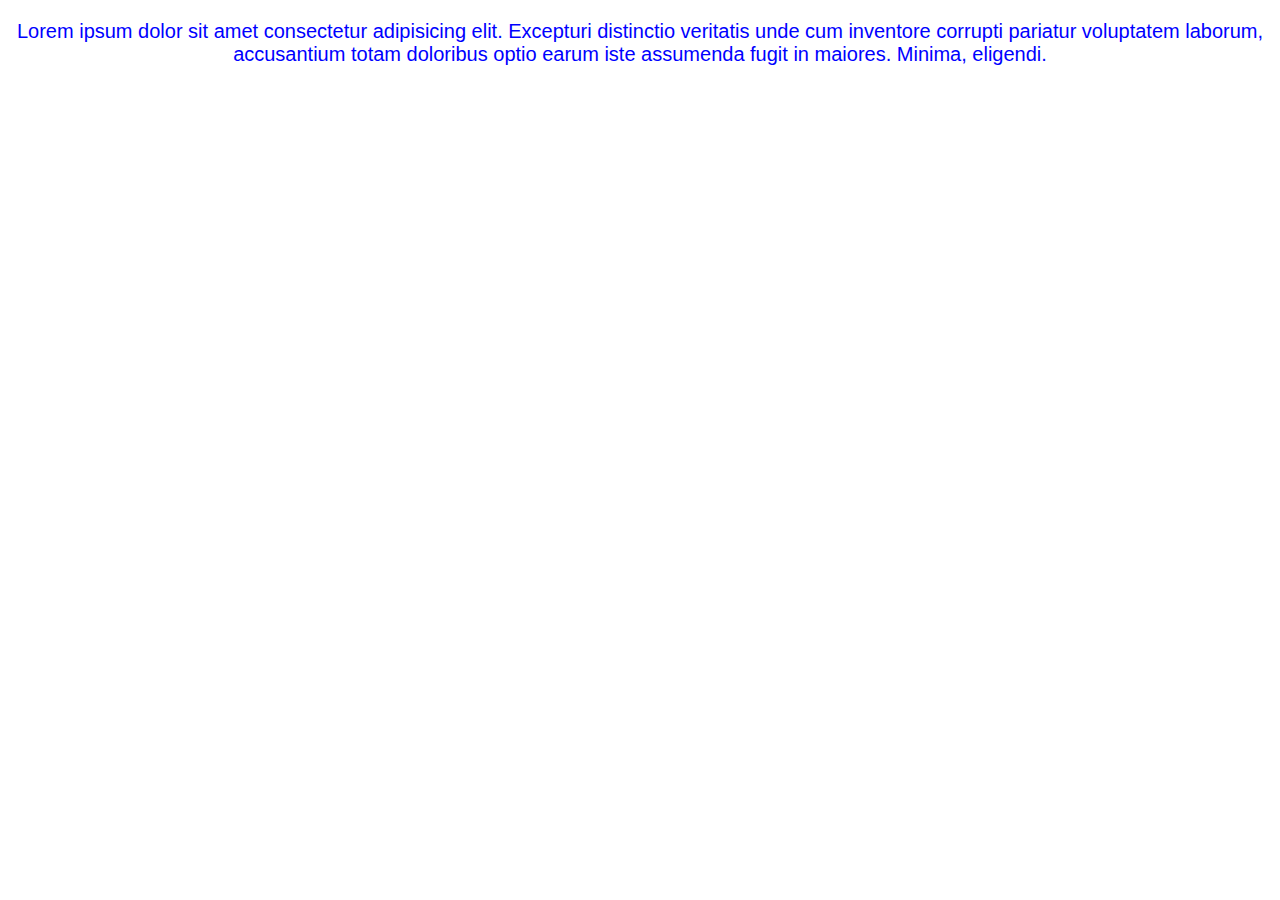
<file: homework-unicode/ex01.html>
<!DOCTYPE html>
<html lang="en">
  <head>
    <meta charset="UTF-8" />
    <meta name="viewport" content="width=device-width, initial-scale=1.0" />
    <title>Document</title>
    <link rel="stylesheet" href="css/ex01.css" />
  </head>
  <body>
    <p class="content">
      Lorem ipsum dolor sit amet consectetur adipisicing elit. Excepturi
      distinctio veritatis unde cum inventore corrupti pariatur voluptatem
      laborum, accusantium totam doloribus optio earum iste assumenda fugit in
      maiores. Minima, eligendi.
    </p>
  </body>
</html>
</file>
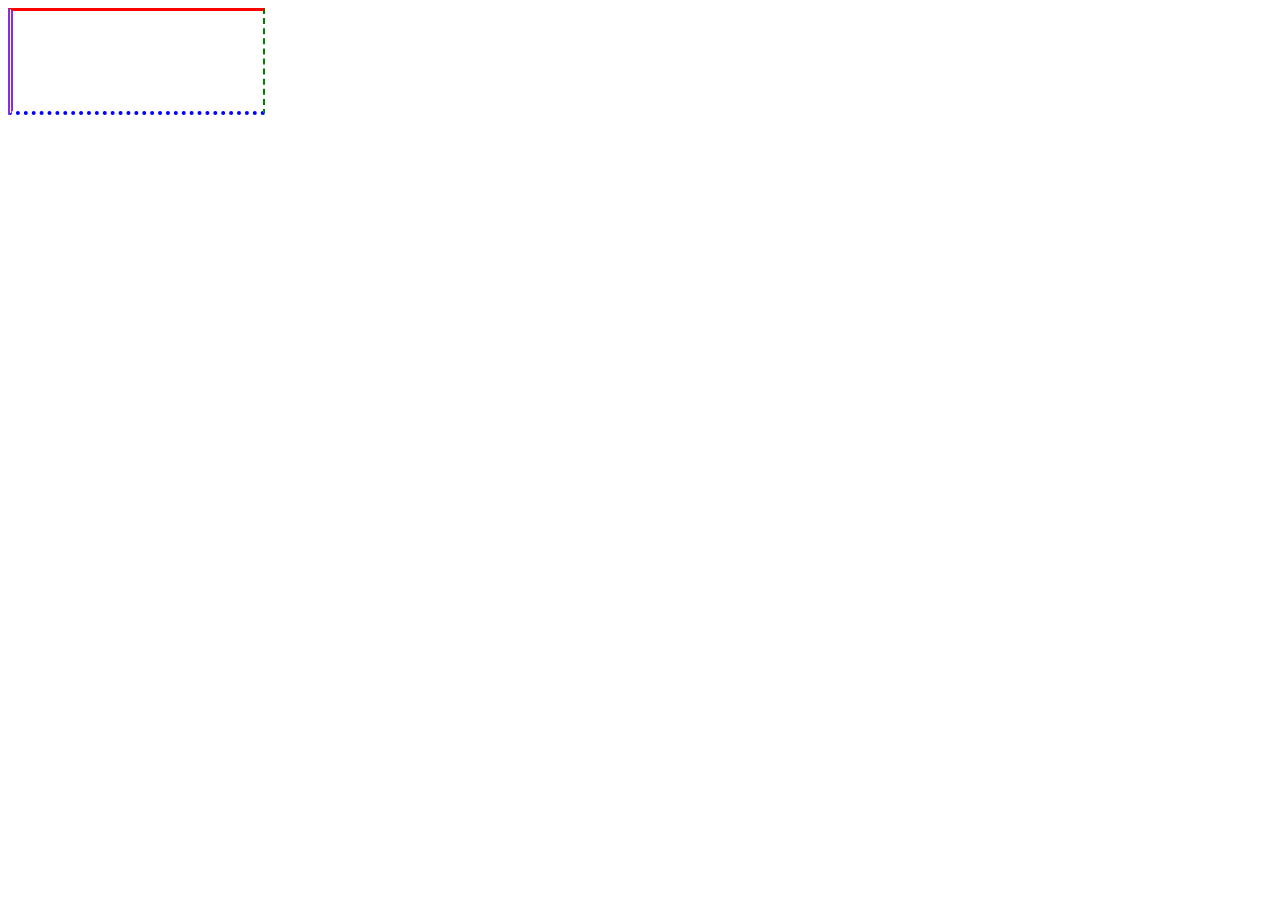
<file: homework-unicode/ex03.html>
<!DOCTYPE html>
<html lang="en">
<head>
    <meta charset="UTF-8">
    <meta name="viewport" content="width=device-width, initial-scale=1.0">
    <title>Document</title>
    <link rel="stylesheet" href="css/ex03.css">
</head>
<body>
    


<div class="box">



    
</div>



</body>
</html>
</file>
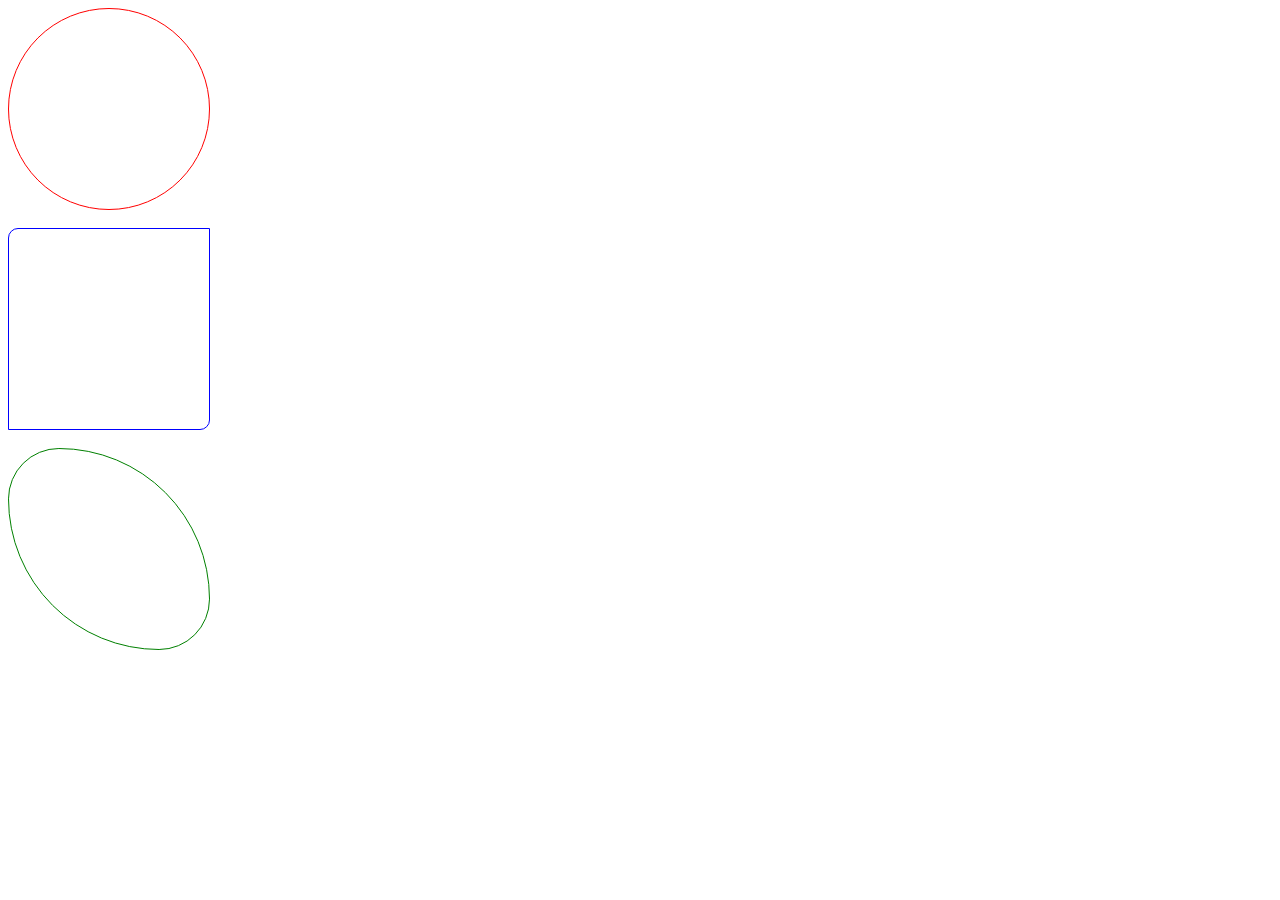
<file: homework-unicode/ex04.html>
<!DOCTYPE html>
<html lang="en">
  <head>
    <meta charset="UTF-8" />
    <meta name="viewport" content="width=device-width, initial-scale=1.0" />
    <title>Document</title>
    <link rel="stylesheet" href="css/ex04.css" />
  </head>
  <body>
    <div class="box box1"></div>

    <br />

    <div class="box box2"></div>

    <br />

    <div class="box box3"></div>
  </body>
</html>
</file>
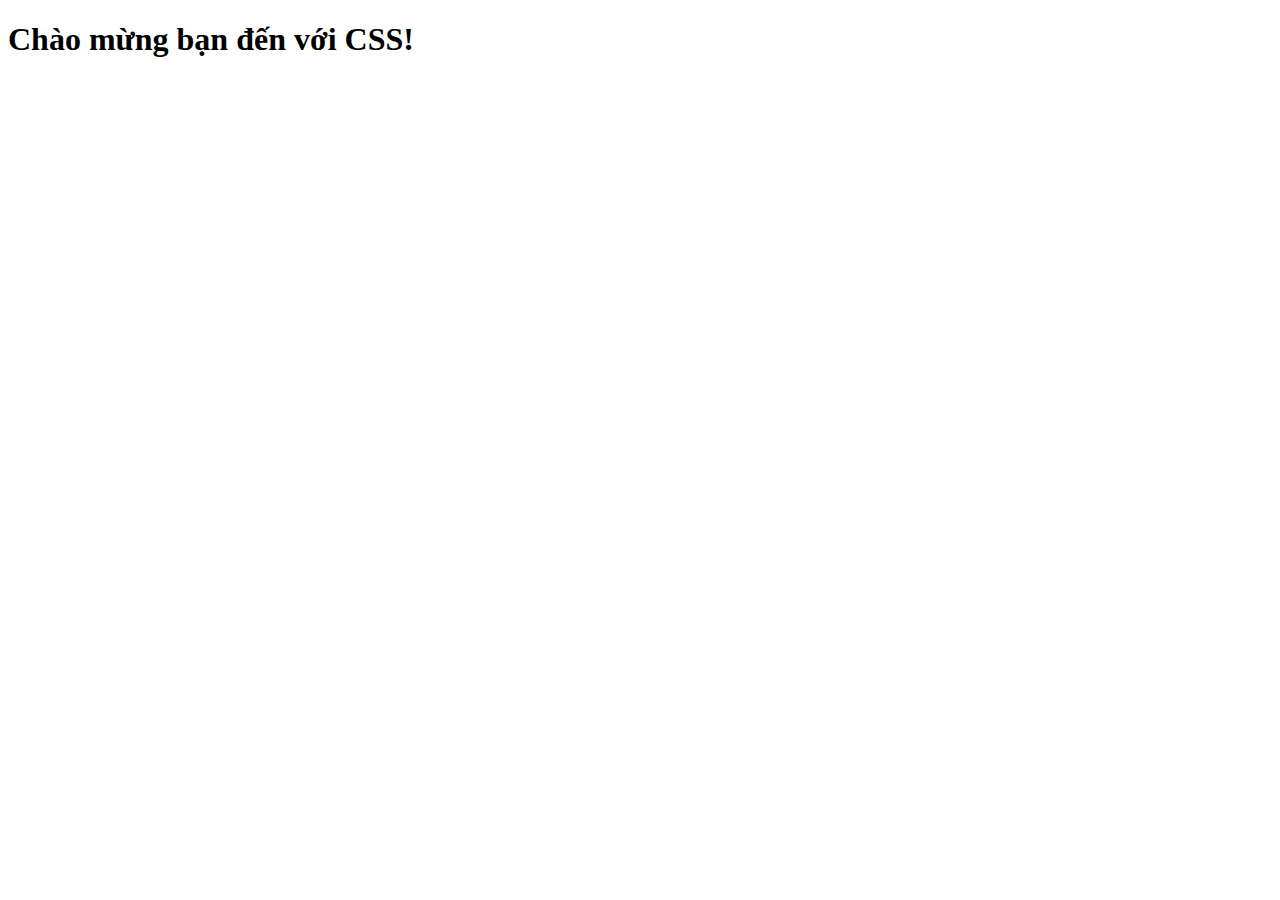
<file: homework-unicode/ex05.html>
<!DOCTYPE html>
<html lang="en">
  <head>
    <meta charset="UTF-8" />
    <meta name="viewport" content="width=device-width, initial-scale=1.0" />
    <title>Document</title>
    <link rel="stylesheet" href="css/ex05.css" />
  </head>
  <body>
    <h1>Chào mừng bạn đến với CSS!</h1>
  </body>
</html>
</file>
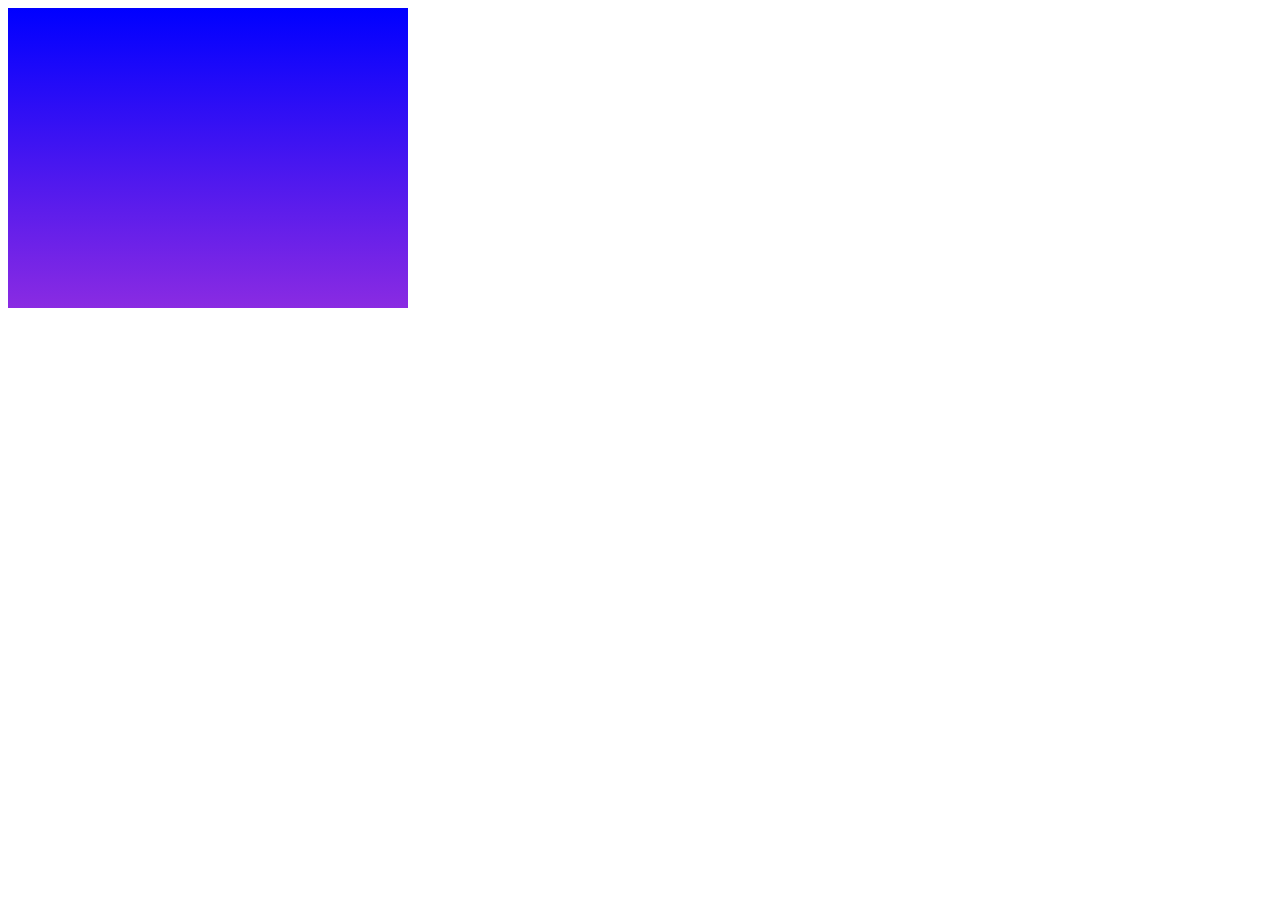
<file: homework-unicode/ex06.html>
<!DOCTYPE html>
<html lang="en">
  <head>
    <meta charset="UTF-8" />
    <meta name="viewport" content="width=device-width, initial-scale=1.0" />
    <title>Document</title>
    <link rel="stylesheet" href="css/ex06.css" />
  </head>
  <body>
    <div class="box"></div>
  </body>
</html>
</file>
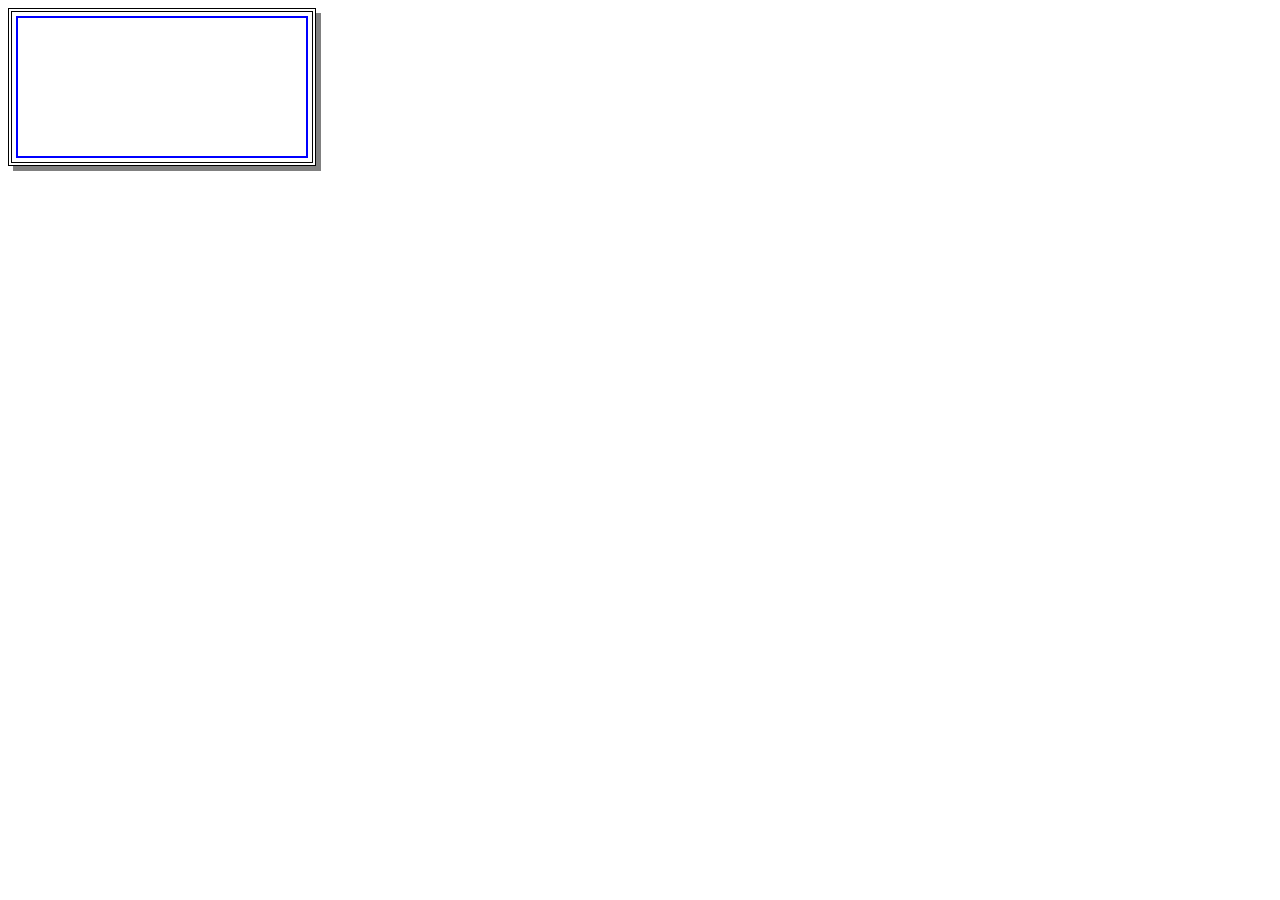
<file: homework-unicode/ex07.html>
<!DOCTYPE html>
<html lang="en">
  <head>
    <meta charset="UTF-8" />
    <meta name="viewport" content="width=device-width, initial-scale=1.0" />
    <title>Document</title>
    <link rel="stylesheet" href="css/ex07.css">
  </head>
  <body>
    <div class="box"></div>
  </body>
</html>
</file>
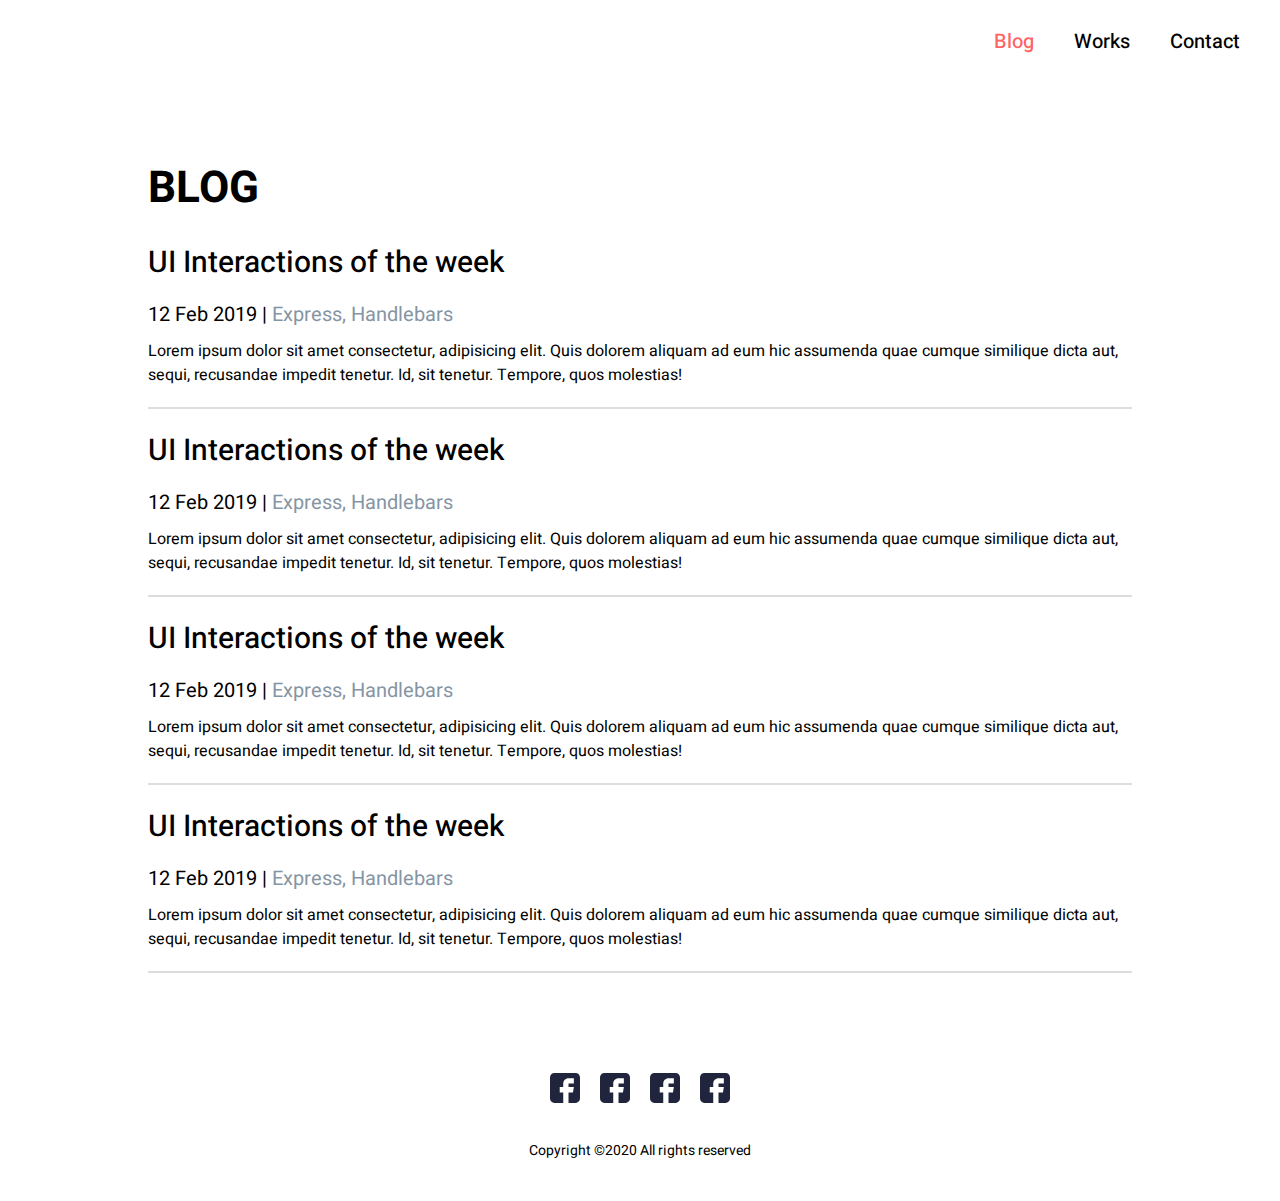
<file: portfolio-unicode/blog.html>
<!DOCTYPE html>
<html lang="en">
  <head>
    <meta charset="UTF-8" />
    <meta name="viewport" content="width=device-width, initial-scale=1.0" />
    <title>Document</title>
    <link rel="stylesheet" href="css/styles.css" />
  </head>
  <body>
    
    <div class="header-nav">
      <div class="nav-item nav-item-active">
        <a href="">Blog</a>
      </div>
      <div class="nav-item">
        <a href="">Works</a>
      </div>
      <div class="nav-item">
        <a href="">Contact</a>
      </div>
    </div>

    <div class="container-blog">
      <div class="blog-title">BLOG</div>
      <div class="post-blog">
        <div class="title-post">UI Interactions of the week</div>
        <div class="tag-blog">
          <span>12 Feb 2019</span>
          |
          <span>Express, Handlebars</span>
        </div>
        <p>
          Lorem ipsum dolor sit amet consectetur, adipisicing elit. Quis dolorem
          aliquam ad eum hic assumenda quae cumque similique dicta aut, sequi,
          recusandae impedit tenetur. Id, sit tenetur. Tempore, quos molestias!
        </p>
      </div>
      <div class="line"></div>
      <div class="post-blog">
        <div class="title-post">UI Interactions of the week</div>
        <div class="tag-blog">
          <span>12 Feb 2019</span>
          |
          <span>Express, Handlebars</span>
        </div>
        <p>
          Lorem ipsum dolor sit amet consectetur, adipisicing elit. Quis dolorem
          aliquam ad eum hic assumenda quae cumque similique dicta aut, sequi,
          recusandae impedit tenetur. Id, sit tenetur. Tempore, quos molestias!
        </p>
      </div>
      <div class="line"></div>
      <div class="post-blog">
        <div class="title-post">UI Interactions of the week</div>
        <div class="tag-blog">
          <span>12 Feb 2019</span>
          |
          <span>Express, Handlebars</span>
        </div>
        <p>
          Lorem ipsum dolor sit amet consectetur, adipisicing elit. Quis dolorem
          aliquam ad eum hic assumenda quae cumque similique dicta aut, sequi,
          recusandae impedit tenetur. Id, sit tenetur. Tempore, quos molestias!
        </p>
      </div>
      <div class="line"></div>
      <div class="post-blog">
        <div class="title-post">UI Interactions of the week</div>
        <div class="tag-blog">
          <span>12 Feb 2019</span>
          |
          <span>Express, Handlebars</span>
        </div>
        <p>
          Lorem ipsum dolor sit amet consectetur, adipisicing elit. Quis dolorem
          aliquam ad eum hic assumenda quae cumque similique dicta aut, sequi,
          recusandae impedit tenetur. Id, sit tenetur. Tempore, quos molestias!
        </p>
      </div>
      <div class="line"></div>
      <div class="footer">
        <div class="social-logo">
          <div class="social-link">
            <a href="">
              <svg
                width="30"
                height="30"
                viewBox="0 0 30 30"
                fill="none"
                xmlns="http://www.w3.org/2000/svg"
              >
                <path
                  d="M25.6055 0H4.39453C1.97159 0 0 1.97159 0 4.39453V25.6055C0 28.0284 1.97159 30 4.39453 30H13.2422V19.3945H9.72656V14.1211H13.2422V10.5469C13.2422 7.63893 15.6077 5.27344 18.5156 5.27344H23.8477V10.5469H18.5156V14.1211H23.8477L22.9688 19.3945H18.5156V30H25.6055C28.0284 30 30 28.0284 30 25.6055V4.39453C30 1.97159 28.0284 0 25.6055 0Z"
                  fill="#21243D"
                />
              </svg>
            </a>
          </div>
          <div class="social-link">
            <a href="">
              <svg
                width="30"
                height="30"
                viewBox="0 0 30 30"
                fill="none"
                xmlns="http://www.w3.org/2000/svg"
              >
                <path
                  d="M25.6055 0H4.39453C1.97159 0 0 1.97159 0 4.39453V25.6055C0 28.0284 1.97159 30 4.39453 30H13.2422V19.3945H9.72656V14.1211H13.2422V10.5469C13.2422 7.63893 15.6077 5.27344 18.5156 5.27344H23.8477V10.5469H18.5156V14.1211H23.8477L22.9688 19.3945H18.5156V30H25.6055C28.0284 30 30 28.0284 30 25.6055V4.39453C30 1.97159 28.0284 0 25.6055 0Z"
                  fill="#21243D"
                />
              </svg>
            </a>
          </div>
          <div class="social-link">
            <a href="">
              <svg
                width="30"
                height="30"
                viewBox="0 0 30 30"
                fill="none"
                xmlns="http://www.w3.org/2000/svg"
              >
                <path
                  d="M25.6055 0H4.39453C1.97159 0 0 1.97159 0 4.39453V25.6055C0 28.0284 1.97159 30 4.39453 30H13.2422V19.3945H9.72656V14.1211H13.2422V10.5469C13.2422 7.63893 15.6077 5.27344 18.5156 5.27344H23.8477V10.5469H18.5156V14.1211H23.8477L22.9688 19.3945H18.5156V30H25.6055C28.0284 30 30 28.0284 30 25.6055V4.39453C30 1.97159 28.0284 0 25.6055 0Z"
                  fill="#21243D"
                />
              </svg>
            </a>
          </div>
          <div class="social-link">
            <a href="">
              <svg
                width="30"
                height="30"
                viewBox="0 0 30 30"
                fill="none"
                xmlns="http://www.w3.org/2000/svg"
              >
                <path
                  d="M25.6055 0H4.39453C1.97159 0 0 1.97159 0 4.39453V25.6055C0 28.0284 1.97159 30 4.39453 30H13.2422V19.3945H9.72656V14.1211H13.2422V10.5469C13.2422 7.63893 15.6077 5.27344 18.5156 5.27344H23.8477V10.5469H18.5156V14.1211H23.8477L22.9688 19.3945H18.5156V30H25.6055C28.0284 30 30 28.0284 30 25.6055V4.39453C30 1.97159 28.0284 0 25.6055 0Z"
                  fill="#21243D"
                />
              </svg>
            </a>
          </div>
        </div>
        <div class="copy-right">Copyright ©2020 All rights reserved</div>
      </div>
    </div>
  </body>
</html>
</file>
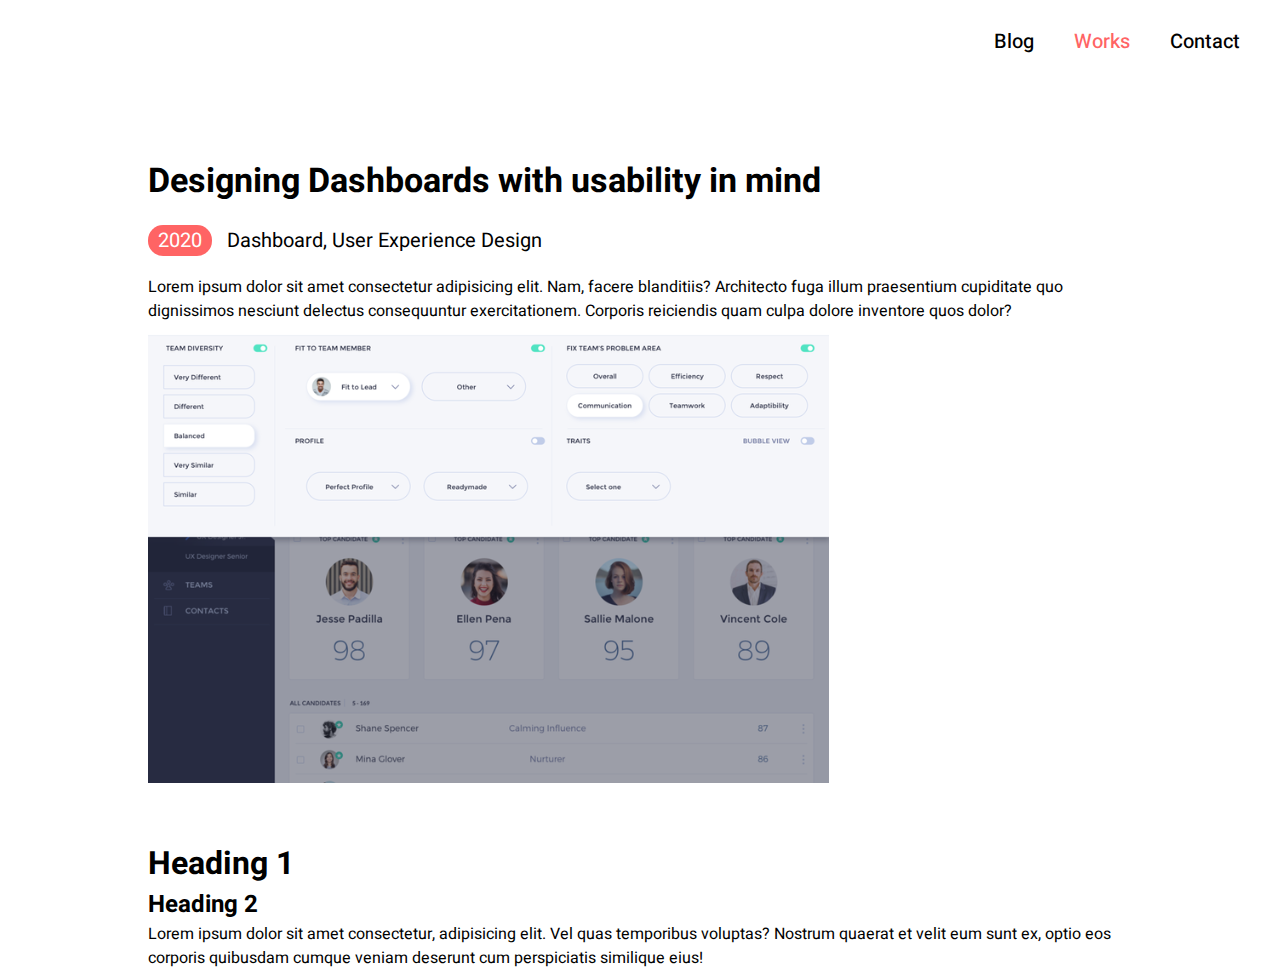
<file: portfolio-unicode/work-detail.html>
<!DOCTYPE html>
<html lang="en">
  <head>
    <meta charset="UTF-8" />
    <meta name="viewport" content="width=device-width, initial-scale=1.0" />
    <title>Document</title>
    <link rel="stylesheet" href="css/styles.css" />
  </head>
  <body>
    <div class="header-nav">
      <div class="nav-item">
        <a href="">Blog</a>
      </div>
      <div class="nav-item nav-item-active">
        <a href="">Works</a>
      </div>
      <div class="nav-item">
        <a href="">Contact</a>
      </div>
    </div>

    <div class="container-blog">
      <div class="work-details-title">
        Designing Dashboards with usability in mind
      </div>
      <div class="work-details-tag">
        <span>2020</span> &nbsp;
        <span>Dashboard, User Experience Design</span>
      </div>
      <p>
        Lorem ipsum dolor sit amet consectetur adipisicing elit. Nam, facere
        blanditiis? Architecto fuga illum praesentium cupiditate quo dignissimos
        nesciunt delectus consequuntur exercitationem. Corporis reiciendis quam
        culpa dolore inventore quos dolor?
      </p>

      <div class="work-details-img">
        <svg
          width="681"
          height="460"
          viewBox="0 0 681 460"
          fill="none"
          xmlns="http://www.w3.org/2000/svg"
          xmlns:xlink="http://www.w3.org/1999/xlink"
        >
          <rect width="681" height="460" fill="url(#pattern0_10_3)" />
          <defs>
            <pattern
              id="pattern0_10_3"
              patternContentUnits="objectBoundingBox"
              width="1"
              height="1"
            >
              <use
                xlink:href="#image0_10_3"
                transform="matrix(0.00125 0 0 0.00185054 0 -0.055163)"
              />
            </pattern>
            <image
              id="image0_10_3"
              width="800"
              height="600"
              preserveAspectRatio="none"
              xlink:href="[data-uri]"
            />
          </defs>
        </svg>
      </div>

      <h1>Heading 1</h1>
      <h2>Heading 2</h2>

      <p>
        Lorem ipsum dolor sit amet consectetur, adipisicing elit. Vel quas
        temporibus voluptas? Nostrum quaerat et velit eum sunt ex, optio eos
        corporis quibusdam cumque veniam deserunt cum perspiciatis similique
        eius!
      </p>
    </div>
  </body>
</html>
</file>
<file: homework-unicode/css/ex01.css>
.content {
  color: blue;
  font-size: 20px;
  font-family: Arial, sans-serif;
  text-align: center;
}
</file>
<file: homework-unicode/css/ex03.css>
.box {

width: 250px;
height: 100px;

border-top: solid 3px red;
border-right: dashed 2px green;
border-bottom: dotted 4px blue;
border-left: double 5px blueviolet ;

}
</file>
<file: homework-unicode/css/ex04.css>
.box {
  width: 200px;
  height: 200px;
}

.box1 {
  border: solid 1px red;
  border-radius: 50%;
}

.box2 {
  border: solid 1px blue;
  border-radius: 10px 0px;
}

.box3 {
  border: solid 1px green;
  border-radius: 50% 300px;
}
</file>
<file: homework-unicode/css/ex05.css>
h1 {
  color: black;
}
h1:hover {
    color: orange;
    text-decoration: underline;
}
</file>
<file: homework-unicode/css/ex06.css>
.box {
  width: 400px;
  height: 300px;
  background : linear-gradient(blue , blueviolet);
}
</file>
<file: homework-unicode/css/ex07.css>
.box {
    width: 300px;
    height: 150px;
    border: black 4px double;

    outline: 2px solid blue;
    outline-offset: -10px;

    box-shadow: 5px 5px grey;

}
</file>
<file: portfolio-unicode/css/styles.css>
@font-face {
  font-family: Heebo;
  src: url(../fonts/Heebo-Regular.ttf);
  font-weight: 400;
  font-style: normal;
}

@font-face {
  font-family: Heebo;
  src: url(../fonts/Heebo-Medium.ttf);
  font-weight: 500;
  font-style: normal;
}

@font-face {
  font-family: Heebo;
  src: url(../fonts/Heebo-SemiBold.ttf);
  font-weight: 600;
  font-style: normal;
}

@font-face {
  font-family: Heebo;
  src: url(../fonts/Heebo-Bold.ttf);
  font-weight: 700;
  font-style: normal;
}

@font-face {
  font-family: Heebo;
  src: url(../fonts/Heebo-ExtraBold.ttf);
  font-weight: 800;
  font-style: normal;
}

@font-face {
  font-family: Heebo;
  src: url(../fonts/Heebo-Black.ttf);
  font-weight: 900;
  font-style: normal;
}

* {
  margin: 0;
  padding: 0;
  box-sizing: border-box;
  border: 0;
}

body {
  font-family: Heebo, sans-serif;
}
a {
  text-decoration: none;
  color: black;
}

.header-nav {
  display: flex;
  justify-content: flex-end;
  padding-top: 27px;
  padding-bottom: 100px;
}

.header-nav .nav-item {
  font-weight: 500;
  font-size: 20px;
  padding-right: 40px;
}

.hero-section {
  display: flex;
  padding-bottom: 100px;
}

.hero-section .hero-content {
  flex-basis: 50%;
  padding-left: 148px;
}

.hero-section .hero-avatar {
  flex-basis: 50%;
  text-align: center;
}

.hero-section .hero-content h1,
.hero-section .hero-content p {
  margin-bottom: 20px;
}

.hero-section .dowload-resume {
  font-size: 20px;
  background-color: #ff6464;
  padding: 10px;
  border-radius: 2px;
  color: #fff;
}

.recent-posts {
  background-color: #edf7fa;
  padding-bottom: 30px;
  padding-left: 148px;
  padding-right: 148px;
}

.recent-title {
  display: flex;
  justify-content: space-between;
}

.recent-posts .recent-title .title {
  font-size: 22px;
}

.recent-posts .recent-title .view-more-post {
  color: #00a8cc;
}

.recent-posts .recent-title .title,
.view-more-post {
  margin: 30px 0;
}

.container-recents {
  display: flex;
  justify-content: space-between;
  gap: 20px;
}

.container-recents .recents-item {
  background-color: #ffffff;
  flex-grow: 1;
  border-radius: 10px;
}

.container-recents .recents-item h2,
.container-recents .recents-item p {
  margin: 20px 0;
  margin-left: 20px;
}

.futured-works {
  padding: 40px 148px;
}

.futured-works .post {
  display: flex;
  gap: 30px;
  padding: 40px 0;
}

.line {
  width: 100%;
  height: 2px;
  background-color: rgb(221, 221, 221);
}

.futured-works .futured-works-title {
  font-size: 22px;
}

.futured-works .post .post-content .content-name {
  font-weight: 700;
  font-size: 30px;
}

.futured-works .post .post-content div {
  margin-bottom: 15px;
}

.futured-works .post .post-content span:nth-child(1) {
  background-color: black;
  color: white;
  font-weight: 900;
  padding: 1px 10px;
  border-radius: 15px;
}

.futured-works .post .post-content span:nth-child(2) {
  margin-left: 20px;
  font-size: 20px;
  color: #8695a4;
}

.footer {
  padding: 100px 148px 40px;
  display: flex;
  flex-direction: column;
  align-items: center;
}

.footer .social-logo {
  display: flex;
  justify-content: center;
  gap: 20px;
  margin-bottom: 30px;
}

.footer .copy-right {
  font-size: 14px;
}

.nav-item-active a {
  color: #ff6464 !important;
}

.container-blog {
  padding: 0 148px;
}

.blog-title {
  font-weight: 700;
  font-size: 44px;
}

.title-post {
  font-size: 30px;
  font-weight: 500;
  margin-bottom: 15px;
}

.tag-blog {
  font-size: 20px;
  margin-bottom: 10px;
}

.tag-blog span:nth-child(2) {
  color: #8695a4;
}

.post-blog {
  padding: 20px 0;
}

.work-details-title {
  font-size: 34px;
  font-weight: 700;
  margin-bottom: 20px;
}

.work-details-tag {
  font-size: 20px;
  margin-bottom: 20px;
}

.work-details-tag span:nth-child(1) {
  background-color: #ff6464;
  padding: 1px 10px;
  border-radius: 15px;
  color: #fff;
}

.container-blog p:nth-child(1) {
  margin-bottom: 40px;
}

.work-details-img {
  margin-bottom: 50px;
}
</file>
